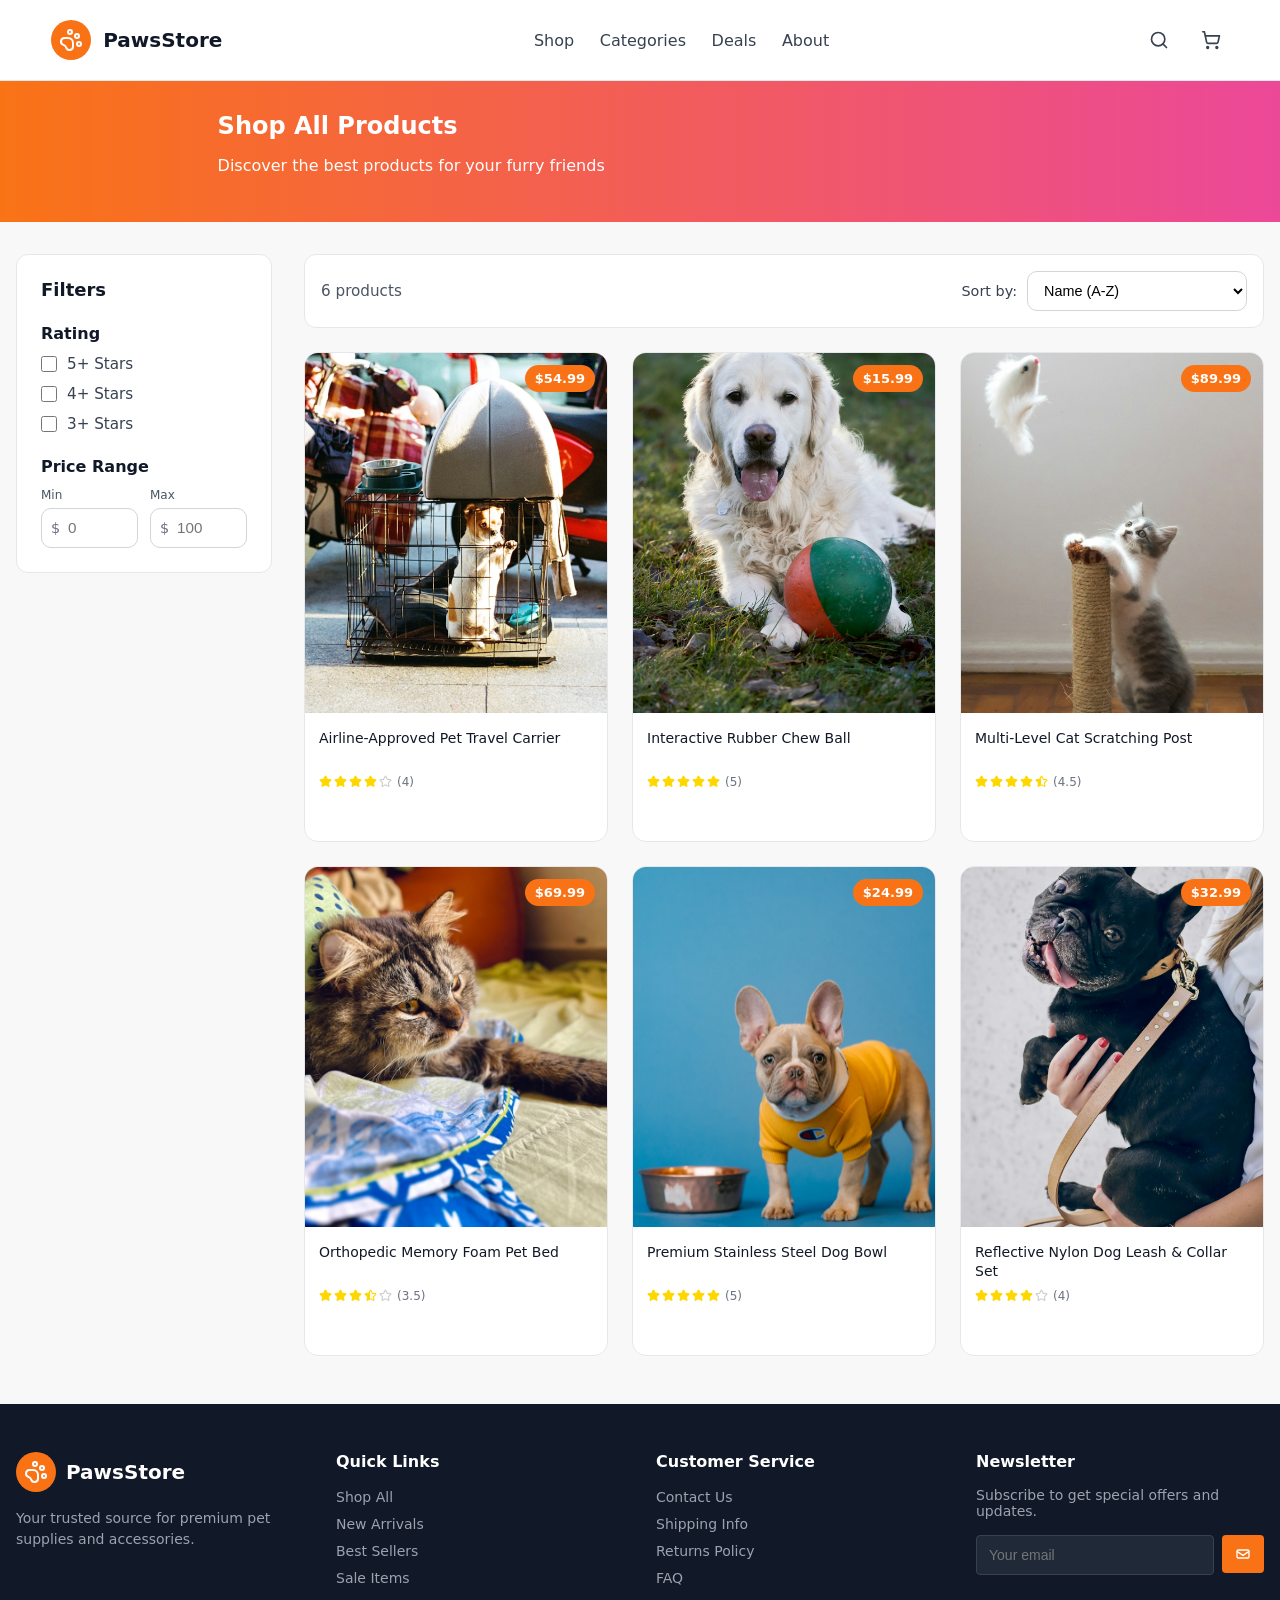
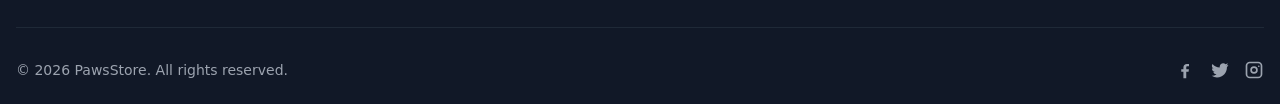
<file: frontend/index.html>
<!DOCTYPE html>
<html lang="ru">

<head>
  <meta charset="UTF-8">
  <meta name="viewport" content="width=device-width, initial-scale=1.0">
  <title>PawsStore</title>


  <link rel="stylesheet" href="./css/header.css">
  <link rel="stylesheet" href="./css/main.css">
  <link rel="stylesheet" href="./css/footer.css">
</head>

<body>

  <header class="header home-header">
    <a href="./index.html" class="logo">
      <div class="logo-icon">
        <img src="svg/paw.svg" alt="PawsStore">
      </div>
      <span class="logo-text">PawsStore</span>
    </a>

    <nav class="home-nav">
      <a href="#">Shop</a>
      <a href="#">Categories</a>
      <a href="#">Deals</a>
      <a href="#">About</a>
    </nav>

    <div class="actions">
      <button class="burger-btn" id="burger-btn" type="button" aria-label="Открыть меню" aria-expanded="false" aria-controls="mobile-menu">
        <span></span>
        <span></span>
        <span></span>
      </button>
      <button class="search-btn">
        <img src="svg/search.svg" alt="Поиск">
      </button>
      <div class="cart">
        <a href="./cart.html" class="cart__link">
          <img src="svg/cart.svg" alt="Корзина">
          <span class="cart__count">0</span>
        </a>
      </div>
    </div>
  </header>
  <div class="mobile-menu-backdrop" id="mobile-menu-backdrop" hidden></div>
  <aside class="mobile-menu" id="mobile-menu" hidden>
    <a href="#">Shop</a>
    <a href="#">Categories</a>
    <a href="#">Deals</a>
    <a href="#">About</a>
  </aside>

  <section class="hero">
    <h1>Shop All Products</h1>
    <p>Discover the best products for your furry friends</p>
  </section>

  <main>
    <div class="filters-toolbar">
      <aside class="sidebar">
        <h3>Filters</h3>

        <p>Rating</p>
        <div class="rating-variants-list">
          <label class="rating-variant-label">
            <input type="checkbox" onchange="applyRating(5, this.checked)">
            <span>5+ Stars</span>
          </label>

          <label class="rating-variant-label">
            <input type="checkbox" onchange="applyRating(4, this.checked)">
            <span>4+ Stars</span>
          </label>

          <label class="rating-variant-label">
            <input type="checkbox" onchange="applyRating(3, this.checked)">
            <span>3+ Stars</span>
          </label>
        </div>

        <p>Price Range</p>
        <div class="price-inputs">
          <div class="price-field">
            <label for="min">Min</label>
            <div class="price-input-wrap">
              <span>$</span>
              <input id="min" type="number" min="0" placeholder="0" oninput="applyPrice()">
            </div>
          </div>
          <div class="price-field">
            <label for="max">Max</label>
            <div class="price-input-wrap">
              <span>$</span>
              <input id="max" type="number" min="0" placeholder="100" oninput="applyPrice()">
            </div>
          </div>
        </div>
      </aside>
    </div>

    <div class="content">
      <aside class="sorting-count-bar">
        <span class="shown-items-count">6 products</span>
        <div class="sorting-control">
          <label for="sorting-select">Sort by:</label>
          <select id="sorting-select" class="sorting-select" onchange="sortProducts(this.value)">
            <option value="az">Name (A-Z)</option>
            <option value="za">Name (Z-A)</option>
            <option value="price-asc">Price (Low to High)</option>
            <option value="price-desc">Price (High to Low)</option>
          </select>
        </div>
      </aside>
      <div class="catalog"></div>
    </div>
  </main>

    <footer class="footer">
    <div class="footer-container">
      
      <div class="footer-grid">
        
        
        <div class="footer-brand">
          <a href="./index.html" class="brand-name">
            <span class="footer-logo-icon">
              <img src="./svg/paw.svg" alt="PawsStore">
            </span>
            <span>PawsStore</span>
          </a>
          <div class="brand-tagline">
            Your trusted source for premium pet supplies and accessories.
          </div>
        </div>

      
        <div>
          <h3 class="footer-heading">Quick Links</h3>
          <ul class="footer-links">
            <li><a href="#">Shop All</a></li>
            <li><a href="#">New Arrivals</a></li>
            <li><a href="#">Best Sellers</a></li>
            <li><a href="#">Sale Items</a></li>
          </ul>
        </div>

        
        <div>
          <h3 class="footer-heading">Customer Service</h3>
          <ul class="footer-links">
            <li><a href="#">Contact Us</a></li>
            <li><a href="#">Shipping Info</a></li>
            <li><a href="#">Returns Policy</a></li>
            <li><a href="#">FAQ</a></li>
          </ul>
        </div>

        
        <div>
          <h3 class="footer-heading">Newsletter</h3>
          <p class="newsletter-text">Subscribe to get special offers and updates.</p>
          <div class="newsletter-form">
            <input type="email" placeholder="Your email" aria-label="Email for newsletter">
            <button class="send-btn" id="newsletterSendBtn" aria-label="Send newsletter">
              <svg viewBox="0 0 24 24" aria-hidden="true">
                <rect x="3" y="6" width="18" height="12" rx="2"></rect>
                <path d="m3 8 9 6 9-6"></path>
              </svg>
            </button>
          </div>
        </div>
      </div>

      
      <div class="footer-bottom">
        <div class="copyright">
          <span>© 2026 PawsStore. All rights reserved.</span>
        </div>
        <div class="footer-social">
          <a href="#" aria-label="Facebook">
            <svg viewBox="0 0 24 24" aria-hidden="true">
              <path d="M13.5 22v-8h2.8l.4-3h-3.2V9.1c0-.9.3-1.5 1.6-1.5h1.7V4.8a22 22 0 0 0-2.5-.1c-2.5 0-4.2 1.5-4.2 4.3V11H7.5v3h2.6v8z"></path>
            </svg>
          </a>
          <a href="#" aria-label="Twitter">
            <svg viewBox="0 0 24 24" aria-hidden="true">
              <path d="M22 5.9a8.6 8.6 0 0 1-2.4.7A4.2 4.2 0 0 0 21.4 4a8.3 8.3 0 0 1-2.7 1A4.2 4.2 0 0 0 11.6 8v.9A11.9 11.9 0 0 1 3 4.7a4.2 4.2 0 0 0 1.3 5.6A4 4 0 0 1 2.4 10v.1a4.2 4.2 0 0 0 3.4 4.1 4.1 4.1 0 0 1-1.9.1 4.2 4.2 0 0 0 3.9 2.9A8.4 8.4 0 0 1 2 19a11.8 11.8 0 0 0 6.4 1.9c7.7 0 11.9-6.4 11.9-11.9v-.5A8.3 8.3 0 0 0 22 5.9z"></path>
            </svg>
          </a>
          <a href="#" aria-label="Instagram">
            <svg viewBox="0 0 24 24" aria-hidden="true">
              <path d="M7 2h10a5 5 0 0 1 5 5v10a5 5 0 0 1-5 5H7a5 5 0 0 1-5-5V7a5 5 0 0 1 5-5zm10 2H7a3 3 0 0 0-3 3v10a3 3 0 0 0 3 3h10a3 3 0 0 0 3-3V7a3 3 0 0 0-3-3zm-5 3.5A4.5 4.5 0 1 1 7.5 12 4.5 4.5 0 0 1 12 7.5zm0 2A2.5 2.5 0 1 0 14.5 12 2.5 2.5 0 0 0 12 9.5zM17.75 6.5a1 1 0 1 1-1 1 1 1 0 0 1 1-1z"></path>
            </svg>
          </a>
        </div>
      </div>
    </div>
  </footer>
  <script type="module">
    import { initCatalog } from "./js/catalog.js";
    import { initMobileMenu } from "./js/mobile-menu.js";
    initCatalog();
    initMobileMenu();
  </script>
</body>
</html>
</file>
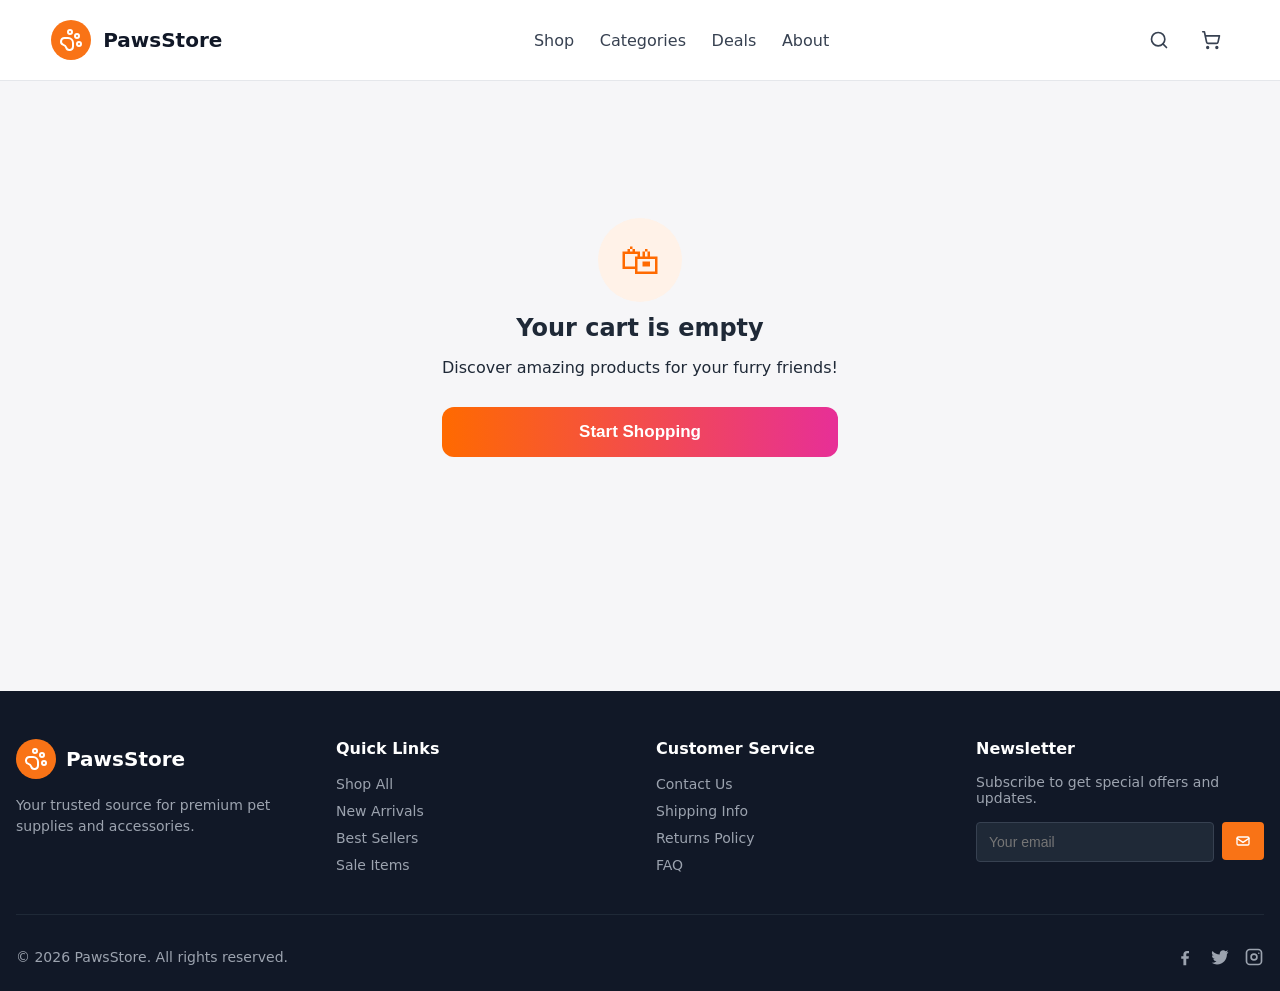
<file: frontend/cart.html>
<!DOCTYPE html>
<html lang="ru">
<head>
  <meta charset="UTF-8">
  <meta name="viewport" content="width=device-width, initial-scale=1.0">
  <title>Cart | PawsStore</title>
  <link rel="stylesheet" href="./css/header.css">
  <link rel="stylesheet" href="./css/footer.css">
  <link rel="stylesheet" href="./css/cart.css">
</head>
<body>
  <header class="header">
    <a href="./index.html" class="logo">
      <div class="logo-icon">
        <img src="svg/paw.svg" alt="PawsStore">
      </div>
      <span class="logo-text">PawsStore</span>
    </a>

    <nav>
      <a href="#">Shop</a>
      <a href="#">Categories</a>
      <a href="#">Deals</a>
      <a href="#">About</a>
    </nav>

    <div class="actions">
      <button class="burger-btn" id="burger-btn" type="button" aria-label="Открыть меню" aria-expanded="false" aria-controls="mobile-menu">
        <span></span>
        <span></span>
        <span></span>
      </button>
      <button class="search-btn">
        <img src="svg/search.svg" alt="Поиск">
      </button>
      <div class="cart">
        <a href="./cart.html" class="cart__link">
          <img src="svg/cart.svg" alt="Корзина">
          <span class="cart__count">0</span>
        </a>
      </div>
    </div>
  </header>
  <div class="mobile-menu-backdrop" id="mobile-menu-backdrop" hidden></div>
  <aside class="mobile-menu" id="mobile-menu" hidden>
    <a href="#">Shop</a>
    <a href="#">Categories</a>
    <a href="#">Deals</a>
    <a href="#">About</a>
  </aside>

  <main class="cart-page" id="cart-page"></main>

  <footer class="footer">
    <div class="footer-container">
      <div class="footer-grid">
        <div class="footer-brand">
          <a href="./index.html" class="brand-name">
            <span class="footer-logo-icon">
              <img src="./svg/paw.svg" alt="PawsStore">
            </span>
            <span>PawsStore</span>
          </a>
          <div class="brand-tagline">
            Your trusted source for premium pet supplies and accessories.
          </div>
        </div>

        <div>
          <h3 class="footer-heading">Quick Links</h3>
          <ul class="footer-links">
            <li><a href="#">Shop All</a></li>
            <li><a href="#">New Arrivals</a></li>
            <li><a href="#">Best Sellers</a></li>
            <li><a href="#">Sale Items</a></li>
          </ul>
        </div>

        <div>
          <h3 class="footer-heading">Customer Service</h3>
          <ul class="footer-links">
            <li><a href="#">Contact Us</a></li>
            <li><a href="#">Shipping Info</a></li>
            <li><a href="#">Returns Policy</a></li>
            <li><a href="#">FAQ</a></li>
          </ul>
        </div>

        <div>
          <h3 class="footer-heading">Newsletter</h3>
          <p class="newsletter-text">Subscribe to get special offers and updates.</p>
          <div class="newsletter-form">
            <input type="email" placeholder="Your email" aria-label="Email for newsletter">
            <button class="send-btn" id="newsletterSendBtn" aria-label="Send newsletter">
              <svg viewBox="0 0 24 24" aria-hidden="true">
                <rect x="3" y="6" width="18" height="12" rx="2"></rect>
                <path d="m3 8 9 6 9-6"></path>
              </svg>
            </button>
          </div>
        </div>
      </div>

      <div class="footer-bottom">
        <div class="copyright">
          <span>© 2026 PawsStore. All rights reserved.</span>
        </div>
        <div class="footer-social">
          <a href="#" aria-label="Facebook">
            <svg viewBox="0 0 24 24" aria-hidden="true">
              <path d="M13.5 22v-8h2.8l.4-3h-3.2V9.1c0-.9.3-1.5 1.6-1.5h1.7V4.8a22 22 0 0 0-2.5-.1c-2.5 0-4.2 1.5-4.2 4.3V11H7.5v3h2.6v8z"></path>
            </svg>
          </a>
          <a href="#" aria-label="Twitter">
            <svg viewBox="0 0 24 24" aria-hidden="true">
              <path d="M22 5.9a8.6 8.6 0 0 1-2.4.7A4.2 4.2 0 0 0 21.4 4a8.3 8.3 0 0 1-2.7 1A4.2 4.2 0 0 0 11.6 8v.9A11.9 11.9 0 0 1 3 4.7a4.2 4.2 0 0 0 1.3 5.6A4 4 0 0 1 2.4 10v.1a4.2 4.2 0 0 0 3.4 4.1 4.1 4.1 0 0 1-1.9.1 4.2 4.2 0 0 0 3.9 2.9A8.4 8.4 0 0 1 2 19a11.8 11.8 0 0 0 6.4 1.9c7.7 0 11.9-6.4 11.9-11.9v-.5A8.3 8.3 0 0 0 22 5.9z"></path>
            </svg>
          </a>
          <a href="#" aria-label="Instagram">
            <svg viewBox="0 0 24 24" aria-hidden="true">
              <path d="M7 2h10a5 5 0 0 1 5 5v10a5 5 0 0 1-5 5H7a5 5 0 0 1-5-5V7a5 5 0 0 1 5-5zm10 2H7a3 3 0 0 0-3 3v10a3 3 0 0 0 3 3h10a3 3 0 0 0 3-3V7a3 3 0 0 0-3-3zm-5 3.5A4.5 4.5 0 1 1 7.5 12 4.5 4.5 0 0 1 12 7.5zm0 2A2.5 2.5 0 1 0 14.5 12 2.5 2.5 0 0 0 12 9.5zM17.75 6.5a1 1 0 1 1-1 1 1 1 0 0 1 1-1z"></path>
            </svg>
          </a>
        </div>
      </div>
    </div>
  </footer>

  <script type="module" src="./js/cart.js"></script>
</body>
</html>
</file>
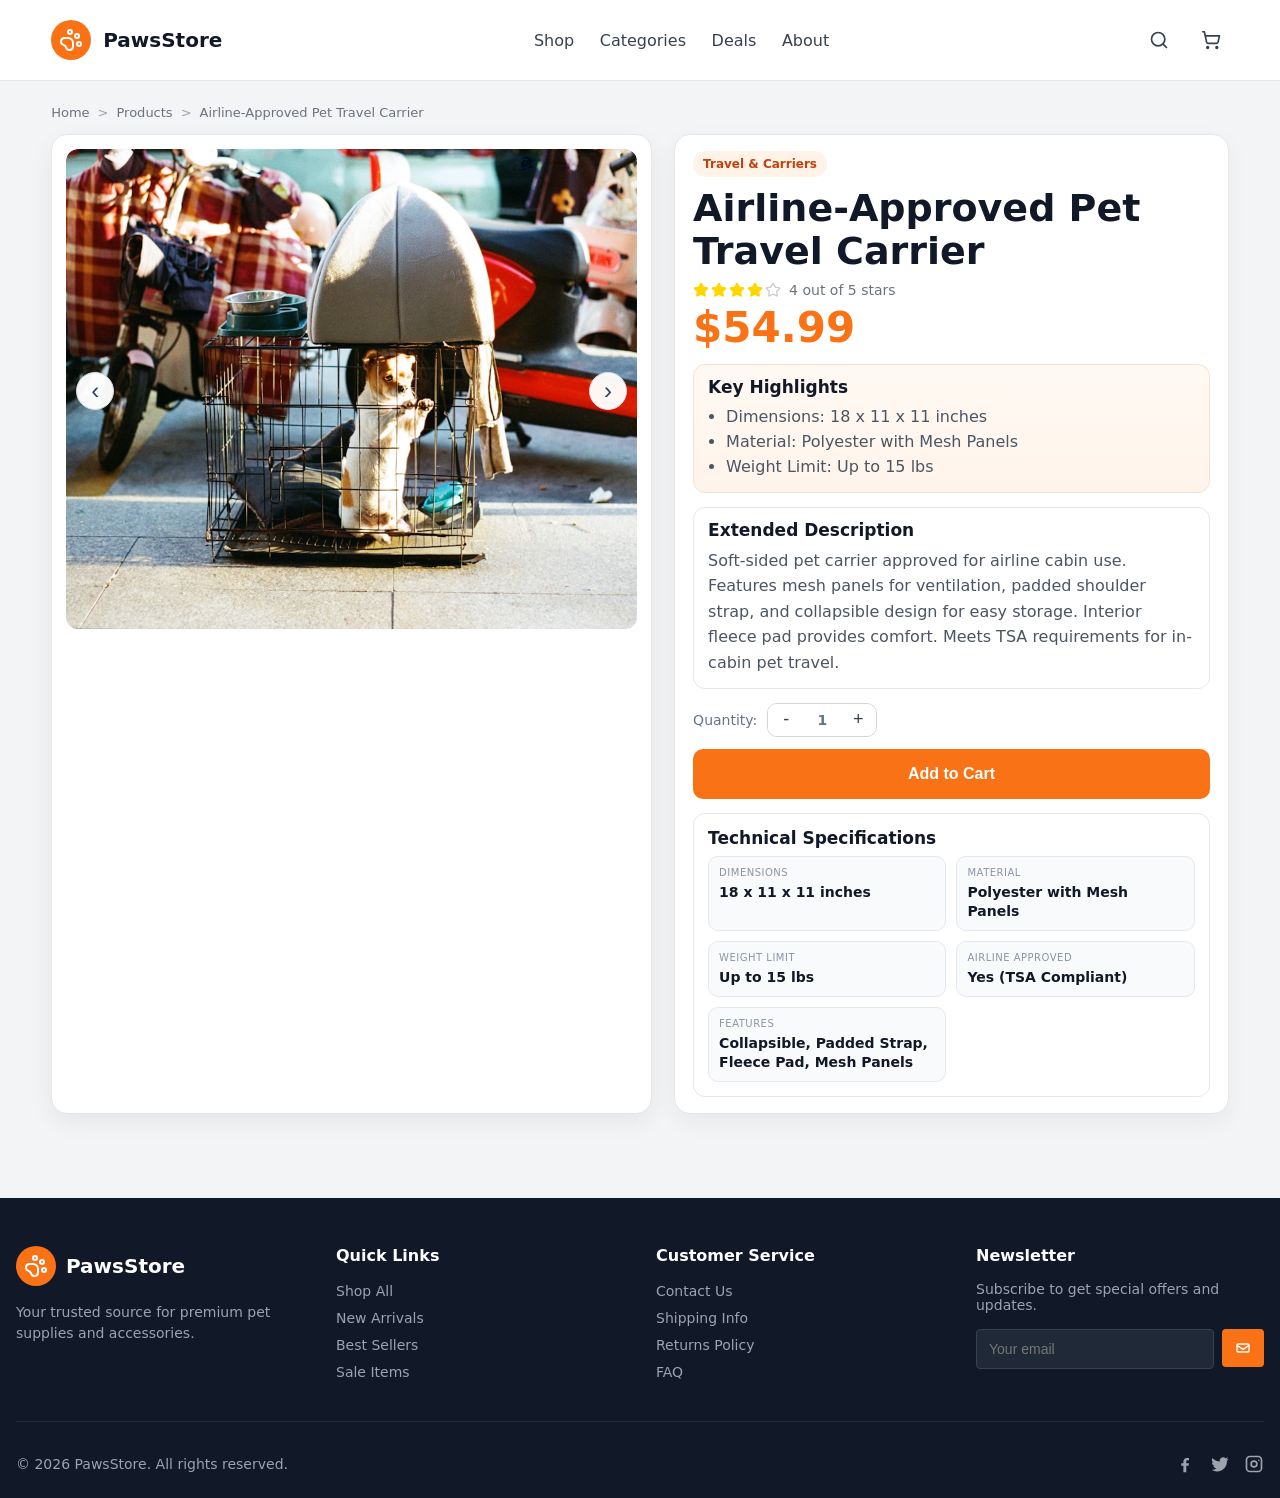
<file: frontend/product.html>
<!DOCTYPE html>
<html lang="ru">
<head>
  <meta charset="UTF-8">
  <meta name="viewport" content="width=device-width, initial-scale=1.0">
  <title>Product | PawsStore</title>
  <link rel="stylesheet" href="./css/header.css">
  <link rel="stylesheet" href="./css/footer.css">
  <link rel="stylesheet" href="./css/product.css">
</head>
<body>
  <header class="header">
    <a href="./index.html" class="logo">
      <div class="logo-icon">
        <img src="svg/paw.svg" alt="PawsStore">
      </div>
      <span class="logo-text">PawsStore</span>
    </a>

    <nav>
      <a href="#">Shop</a>
      <a href="#">Categories</a>
      <a href="#">Deals</a>
      <a href="#">About</a>
    </nav>

    <div class="actions">
      <button class="burger-btn" id="burger-btn" type="button" aria-label="Открыть меню" aria-expanded="false" aria-controls="mobile-menu">
        <span></span>
        <span></span>
        <span></span>
      </button>
      <button class="search-btn" type="button">
        <img src="svg/search.svg" alt="Поиск">
      </button>
      <div class="cart">
        <a href="./cart.html" class="cart__link">
          <img src="svg/cart.svg" alt="Корзина">
          <span class="cart__count">0</span>
        </a>
      </div>
    </div>
  </header>
  <div class="mobile-menu-backdrop" id="mobile-menu-backdrop" hidden></div>
  <aside class="mobile-menu" id="mobile-menu" hidden>
    <a href="#">Shop</a>
    <a href="#">Categories</a>
    <a href="#">Deals</a>
    <a href="#">About</a>
  </aside>

  <main class="product-page">
    <div class="breadcrumbs" id="breadcrumbs"></div>
    <section class="product-shell" id="product-shell"></section>
  </main>

  <footer class="footer">
    <div class="footer-container">
      <div class="footer-grid">
        <div class="footer-brand">
          <a href="./index.html" class="brand-name">
            <span class="footer-logo-icon">
              <img src="./svg/paw.svg" alt="PawsStore">
            </span>
            <span>PawsStore</span>
          </a>
          <div class="brand-tagline">
            Your trusted source for premium pet supplies and accessories.
          </div>
        </div>

        <div>
          <h3 class="footer-heading">Quick Links</h3>
          <ul class="footer-links">
            <li><a href="#">Shop All</a></li>
            <li><a href="#">New Arrivals</a></li>
            <li><a href="#">Best Sellers</a></li>
            <li><a href="#">Sale Items</a></li>
          </ul>
        </div>

        <div>
          <h3 class="footer-heading">Customer Service</h3>
          <ul class="footer-links">
            <li><a href="#">Contact Us</a></li>
            <li><a href="#">Shipping Info</a></li>
            <li><a href="#">Returns Policy</a></li>
            <li><a href="#">FAQ</a></li>
          </ul>
        </div>

        <div>
          <h3 class="footer-heading">Newsletter</h3>
          <p class="newsletter-text">Subscribe to get special offers and updates.</p>
          <div class="newsletter-form">
            <input type="email" placeholder="Your email" aria-label="Email for newsletter">
            <button class="send-btn" id="newsletterSendBtn" aria-label="Send newsletter">
              <svg viewBox="0 0 24 24" aria-hidden="true">
                <rect x="3" y="6" width="18" height="12" rx="2"></rect>
                <path d="m3 8 9 6 9-6"></path>
              </svg>
            </button>
          </div>
        </div>
      </div>

      <div class="footer-bottom">
        <div class="copyright">
          <span>© 2026 PawsStore. All rights reserved.</span>
        </div>
        <div class="footer-social">
          <a href="#" aria-label="Facebook">
            <svg viewBox="0 0 24 24" aria-hidden="true">
              <path d="M13.5 22v-8h2.8l.4-3h-3.2V9.1c0-.9.3-1.5 1.6-1.5h1.7V4.8a22 22 0 0 0-2.5-.1c-2.5 0-4.2 1.5-4.2 4.3V11H7.5v3h2.6v8z"></path>
            </svg>
          </a>
          <a href="#" aria-label="Twitter">
            <svg viewBox="0 0 24 24" aria-hidden="true">
              <path d="M22 5.9a8.6 8.6 0 0 1-2.4.7A4.2 4.2 0 0 0 21.4 4a8.3 8.3 0 0 1-2.7 1A4.2 4.2 0 0 0 11.6 8v.9A11.9 11.9 0 0 1 3 4.7a4.2 4.2 0 0 0 1.3 5.6A4 4 0 0 1 2.4 10v.1a4.2 4.2 0 0 0 3.4 4.1 4.1 4.1 0 0 1-1.9.1 4.2 4.2 0 0 0 3.9 2.9A8.4 8.4 0 0 1 2 19a11.8 11.8 0 0 0 6.4 1.9c7.7 0 11.9-6.4 11.9-11.9v-.5A8.3 8.3 0 0 0 22 5.9z"></path>
            </svg>
          </a>
          <a href="#" aria-label="Instagram">
            <svg viewBox="0 0 24 24" aria-hidden="true">
              <path d="M7 2h10a5 5 0 0 1 5 5v10a5 5 0 0 1-5 5H7a5 5 0 0 1-5-5V7a5 5 0 0 1 5-5zm10 2H7a3 3 0 0 0-3 3v10a3 3 0 0 0 3 3h10a3 3 0 0 0 3-3V7a3 3 0 0 0-3-3zm-5 3.5A4.5 4.5 0 1 1 7.5 12 4.5 4.5 0 0 1 12 7.5zm0 2A2.5 2.5 0 1 0 14.5 12 2.5 2.5 0 0 0 12 9.5zM17.75 6.5a1 1 0 1 1-1 1 1 1 0 0 1 1-1z"></path>
            </svg>
          </a>
        </div>
      </div>
    </div>
  </footer>

  <script type="module" src="./js/product.js"></script>
</body>
</html>
</file>
<file: frontend/css/header.css>
.header {
  display: flex;
  align-items: center;
  justify-content: space-between;
  padding: 0 clamp(16px, 4vw, 17vw);
  background: #fff;
  border-bottom: 1px solid #e5e7eb;
  position: sticky;
  top: 0;
  z-index: 80;
  height: 80px;
  font-family: system-ui, -apple-system, "Segoe UI", Roboto, sans-serif;
}

.logo {
  display: flex;
  align-items: center;
  gap: 12px;
  text-decoration: none;
}

.logo-icon {
  width: 40px;
  height: 40px;
  background-color: #f97316;
  border-radius: 50%;
  display: flex;
  align-items: center;
  justify-content: center;
}

.logo-icon img {
  width: 24px;
  height: 24px;
  filter: brightness(0) invert(1);
}

.logo-text {
  font-size: 1.25rem;
  font-weight: 600;
  color: #111827;
}

nav {
  display: flex;
  gap: clamp(1rem, 2vw, 2rem);
}

nav a {
  text-decoration: none;
  color: #374151;
  font-size: 1rem;
  font-weight: 500;
}

nav a:hover {
  color: #f97316;
}

.actions {
  display: flex;
  align-items: center;
  gap: 1rem;
}

.search-btn,
.cart__link,
.burger-btn {
  background: transparent;
  border: none;
  cursor: pointer;
  padding: 8px;
  border-radius: 999px;
  display: flex;
  align-items: center;
  justify-content: center;
}

.search-btn img,
.cart__link img {
  width: 20px;
  height: 20px;
}

.search-btn:hover,
.cart__link:hover,
.burger-btn:hover {
  background-color: #f3f4f6;
}

.cart {
  position: relative;
}

.cart__link {
  text-decoration: none;
}

.cart__count {
  position: absolute;
  top: -4px;
  right: -4px;
  background-color: #f97316;
  color: #fff;
  font-size: 0.7rem;
  font-weight: 700;
  border-radius: 9999px;
  min-width: 20px;
  height: 20px;
  display: flex;
  align-items: center;
  justify-content: center;
}

body.menu-open {
  overflow: hidden;
}

.burger-btn {
  display: none;
  width: 38px;
  height: 38px;
  gap: 4px;
  flex-direction: column;
  padding: 0;
  flex-shrink: 0;
}

.burger-btn span {
  width: 18px;
  height: 2px;
  border-radius: 999px;
  background: #374151;
  transition: transform 0.22s ease, opacity 0.22s ease;
}

.burger-btn[aria-expanded="true"] span:nth-child(1) {
  transform: translateY(6px) rotate(45deg);
}

.burger-btn[aria-expanded="true"] span:nth-child(2) {
  opacity: 0;
}

.burger-btn[aria-expanded="true"] span:nth-child(3) {
  transform: translateY(-6px) rotate(-45deg);
}

.mobile-menu-backdrop {
  position: fixed;
  inset: 0;
  background: rgba(17, 24, 39, 0.45);
  z-index: 75;
  opacity: 0;
  visibility: hidden;
  transition: opacity 0.22s ease, visibility 0.22s ease;
}

.mobile-menu {
  position: fixed;
  top: 72px;
  left: 12px;
  right: 12px;
  z-index: 76;
  background: #fff;
  border: 1px solid #e5e7eb;
  border-radius: 12px;
  box-shadow: 0 14px 30px rgba(0, 0, 0, 0.14);
  padding: 10px;
  display: grid;
  gap: 6px;
  opacity: 0;
  visibility: hidden;
  transform: translateY(-8px);
  transition: opacity 0.22s ease, transform 0.22s ease, visibility 0.22s ease;
}

.mobile-menu a {
  display: block;
  text-decoration: none;
  color: #374151;
  font-weight: 600;
  padding: 12px 10px;
  border-radius: 8px;
}

.mobile-menu a:hover {
  background: #f9fafb;
  color: #f97316;
}

.mobile-menu-backdrop[hidden],
.mobile-menu[hidden] {
  display: none !important;
}

.mobile-menu-backdrop.is-open,
.mobile-menu.is-open {
  visibility: visible;
}

.mobile-menu-backdrop.is-open {
  opacity: 1;
}

.mobile-menu.is-open {
  opacity: 1;
  transform: translateY(0);
}

@media (max-width: 1100px) {
  .header {
    height: 72px;
  }
}

@media (max-width: 1024px) {
  nav {
    display: none;
  }

  .burger-btn {
    display: inline-flex;
  }
}

@media (max-width: 768px) {
  .logo-text {
    display: none;
  }
}

@media (max-width: 520px) {
  .logo {
    gap: 8px;
  }

  .logo-icon {
    width: 34px;
    height: 34px;
  }

  .logo-icon img {
    width: 20px;
    height: 20px;
  }

  .search-btn,
  .cart__link {
    padding: 6px;
  }

  .burger-btn {
    width: 34px;
    height: 34px;
  }

  .mobile-menu {
    top: 66px;
    left: 8px;
    right: 8px;
    padding: 8px;
  }
}
</file>
<file: frontend/css/main.css>
body {
  margin: 0;
  padding: 0;
  min-height: 100vh;
  display: flex;
  flex-direction: column;
  background-color: rgba(192, 192, 192, 0.1);
  overflow-x: hidden;
  font-family: 'Inter', system-ui, -apple-system, 'Segoe UI', Roboto, Helvetica, Arial, sans-serif;
}

.hero {
  display: flex;
  padding-left: 17vw;
  height: 11vw;
  justify-content: center;
  flex-direction: column;
  background-image: linear-gradient(to right, #f97316, #ec4899);
  color: white;
}

.hero h1 {
  margin: 0;
  font-weight: 700;
}

main {
  display: flex;
  width: min(1280px, calc(100% - 32px));
  margin: 0 auto;
  gap: 32px;
  padding-top: 32px;
  flex: 1;
}

.filters-toolbar {
  width: 256px;
  flex-shrink: 0;
  position: sticky;
  top: 96px;
  align-self: flex-start;
  height: max-content;
}

.sidebar {
  background-color: white;
  border: 1px solid #e5e7eb;
  padding: 24px;
  border-radius: 12px;
}

.sidebar h3 {
  margin: 0;
  font-weight: 600;
  font-size: 1.125rem;
  color: #111827;
}

.sidebar p {
  margin: 24px 0 12px;
  font-weight: 600;
  color: #111827;
}

.rating-variants-list {
  display: flex;
  flex-direction: column;
  gap: 12px;
}

.rating-variant-label {
  display: flex;
  align-items: center;
  gap: 10px;
  font-size: 0.95rem;
  color: #374151;
  cursor: pointer;
}

.rating-variant-label input {
  margin: 0;
  width: 16px;
  height: 16px;
  accent-color: #f97316;
}

.price-inputs {
  display: grid;
  grid-template-columns: 1fr 1fr;
  gap: 12px;
}

.price-field label {
  display: block;
  margin-bottom: 6px;
  font-size: 0.75rem;
  color: #4b5563;
}

.price-input-wrap {
  position: relative;
}

.price-input-wrap span {
  position: absolute;
  left: 10px;
  top: 50%;
  transform: translateY(-50%);
  color: #6b7280;
  font-size: 0.9rem;
}

.price-input-wrap input {
  width: 100%;
  box-sizing: border-box;
  border: 1px solid #d1d5db;
  border-radius: 10px;
  height: 40px;
  padding: 0 10px 0 26px;
  font-size: 0.95rem;
}

.price-input-wrap input:focus {
  outline: none;
  border-color: #f97316;
  box-shadow: 0 0 0 2px rgba(249, 115, 22, 0.2);
}

.price-apply-btn {
  margin-top: 16px;
  width: 100%;
  height: 40px;
  border: none;
  border-radius: 10px;
  background: #f97316;
  color: #fff;
  font-weight: 600;
  cursor: pointer;
}

.price-apply-btn:hover {
  background: #ea580c;
}

.content {
  display: flex;
  flex-direction: column;
  flex: 1;
}

.sorting-count-bar {
  background-color: white;
  border: 1px solid #e5e7eb;
  padding: 16px;
  display: flex;
  justify-content: space-between;
  align-items: center;
  gap: 16px;
  border-radius: 12px;
  flex-wrap: wrap;
}

.shown-items-count {
  font-size: 0.95rem;
  color: #4b5563;
}

.sorting-control {
  display: flex;
  align-items: center;
  gap: 10px;
}

.sorting-control label {
  font-size: 0.9rem;
  color: #374151;
}

.sorting-select {
  min-width: 220px;
  height: 40px;
  border: 1px solid #d1d5db;
  border-radius: 10px;
  padding: 0 12px;
  background: #fff;
  font-size: 0.9rem;
}

.sorting-select:focus {
  outline: none;
  border-color: #f97316;
  box-shadow: 0 0 0 2px rgba(249, 115, 22, 0.2);
}

.catalog {
  display: grid;
  grid-template-columns: repeat(3, 1fr);
  gap: 24px;
  margin-top: 24px;
}

@media (max-width: 1024px) {
  main {
    flex-direction: column;
    gap: 20px;
    padding-top: 24px;
  }

  .filters-toolbar {
    width: 100%;
    position: static;
  }

  .catalog {
    grid-template-columns: repeat(2, 1fr);
  }

  .product_item_image_container {
    height: 300px;
  }
}

@media (max-width: 768px) {
  .price-inputs {
    grid-template-columns: 1fr;
  }

  .sorting-control {
    width: 100%;
  }

  .sorting-select {
    min-width: 0;
    width: 100%;
  }

  .catalog {
    grid-template-columns: 1fr;
    gap: 18px;
  }

  .hero {
    min-height: 150px;
    padding: 20px 16px;
  }

  main {
    width: calc(100% - 24px);
    padding-top: 20px;
    gap: 16px;
  }

  .sidebar {
    padding: 14px;
  }

  .sorting-count-bar {
    padding: 12px;
  }

  .shown-items-count {
    width: 100%;
  }

  .product_item_image_container {
    height: auto;
    aspect-ratio: 4 / 5;
  }
}

.product_item {
  border-radius: 14px;
  overflow: hidden;
  position: relative;
  cursor: pointer;
  transition: box-shadow 0.3s ease, border-color 0.3s ease;
  border: 1px solid #e5e7eb;
  background: #fff;
}

.product_item_image_container {
  position: relative;
  height: 360px;
  overflow: hidden;
  z-index: 1;
  background: #f3f4f6;
}

.product_item_image_container img {
  width: 100%;
  height: 100%;
  object-fit: cover;
  transition: transform 0.5s ease;
  cursor: pointer;
}

.product_item:hover {
  border-color: #fdba74;
  box-shadow: 0 16px 36px rgba(17, 24, 39, 0.12);
}

.product_item:hover .product_item_image_container img {
  transform: scale(1.1);
}

.product_item_image_container::after {
  content: "";
  position: absolute;
  inset: 0;
  background: linear-gradient(to top, rgba(0, 0, 0, 0.65), rgba(0, 0, 0, 0.12), rgba(0, 0, 0, 0));
  opacity: 0;
  transition: opacity 0.3s ease;
}

.product_item:hover .product_item_image_container::after {
  opacity: 1;
}

.product_price_badge {
  position: absolute;
  top: 12px;
  right: 12px;
  background: #f97316;
  color: white;
  font-weight: 700;
  padding: 6px 10px;
  border-radius: 20px;
  font-size: 13px;
  transition: 0.3s ease;
  z-index: 3;
}

.product_item:hover .product_price_badge {
  opacity: 0;
  transform: translateY(-10px);
}

.product_info {
  padding: 16px 14px 20px;
  transition: opacity 0.3s ease;
  position: relative;
  z-index: 4;
  min-height: 92px;
}

.product_name {
  font-size: 14px;
  font-weight: 500;
  color: #111827;
  transition: 0.3s;
  cursor: pointer;
  line-height: 1.35;
  min-height: 38px;
  margin: 0 0 8px;
}

.product_item:hover .product_info {
  opacity: 0.55;
}

.product_hover {
  position: absolute;
  left: 12px;
  right: 12px;
  bottom: 12px;
  transform: translateY(120%);
  opacity: 0;
  background: rgba(255, 255, 255, 0.95);
  border-radius: 12px;
  padding: 14px;
  box-shadow: 0 10px 28px rgba(0, 0, 0, 0.22);
  transition: transform 0.3s ease, opacity 0.3s ease;
  z-index: 2;
  will-change: transform, opacity;
}

.product_item:hover .product_hover {
  transform: translateY(0);
  opacity: 1;
}

.product_title {
  font-weight: 600;
  margin: 0 0 8px;
  color: #111827;
  transition: 0.3s;
  cursor: pointer;
  font-size: 15px;
  line-height: 1.35;
}

.product_item:hover .product_title {
  color: #374151;
}

.product_rating_tab {
  display: flex;
  align-items: center;
  gap: 5px;
}

.product_rating_stars {
  color: gold;
}

.product_rating_number {
  color: #6b7280;
  font-size: 12px;
}

.product_bottom {
  display: flex;
  justify-content: space-between;
  align-items: center;
  margin-top: 12px;
}

.product_price_big {
  font-size: 30px;
  font-weight: 700;
  color: #f97316;
  line-height: 1;
}

.cart_btn {
  width: 42px;
  height: 42px;
  border-radius: 999px;
  border: none;
  background: #f97316;
  color: white;
  cursor: pointer;
  display: flex;
  align-items: center;
  justify-content: center;
  transition: transform 0.2s ease, background-color 0.2s ease;
  padding: 0;
  flex-shrink: 0;
}

.cart_btn img {
  width: 18px;
  height: 18px;
  filter: brightness(0) invert(1);
}

.cart_btn:hover {
  transform: scale(1.08);
  background: #ea580c;
}

.product_hover .product_rating_stars img {
  width: 14px;
  height: 14px;
  display: block;
}

.product_hover .product_rating_stars {
  display: flex;
  align-items: center;
  gap: 2px;
  line-height: 0;
}

.product_info .product_rating_stars img {
  width: 13px;
  height: 13px;
  display: block;
}

.product_info .product_rating_stars {
  display: flex;
  align-items: center;
  gap: 2px;
  line-height: 0;
}

.cart-toast-container {
  position: fixed;
  right: 16px;
  bottom: 16px;
  z-index: 999;
  display: flex;
  flex-direction: column;
  gap: 8px;
  pointer-events: none;
}

.cart-toast {
  background: rgba(17, 24, 39, 0.95);
  color: #fff;
  font-size: 13px;
  padding: 10px 12px;
  border-radius: 10px;
  box-shadow: 0 10px 24px rgba(0, 0, 0, 0.25);
  transform: translateY(8px);
  opacity: 0;
  transition: transform 0.22s ease, opacity 0.22s ease;
  max-width: 260px;
}

.cart-toast.show {
  transform: translateY(0);
  opacity: 1;
}

@media (hover: none), (max-width: 768px) {
  .product_item:hover {
    border-color: #e5e7eb;
    box-shadow: none;
  }

  .product_item:hover .product_item_image_container img {
    transform: none;
  }

  .product_item_image_container::after {
    display: none;
  }

  .product_item:hover .product_price_badge {
    opacity: 1;
    transform: none;
  }

  .product_info,
  .product_item:hover .product_info {
    opacity: 1;
  }

  .product_hover {
    position: static;
    transform: none;
    opacity: 1;
    left: auto;
    right: auto;
    bottom: auto;
    background: #fff;
    border-radius: 0;
    box-shadow: none;
    padding: 0 14px 14px;
    border-top: 1px solid #f3f4f6;
  }

  .product_item:hover .product_hover {
    transform: none;
    opacity: 1;
  }

  .product_price_big {
    font-size: 24px;
  }
}

@media (max-width: 1024px) {
  .catalog {
    grid-template-columns: repeat(2, minmax(0, 1fr));
    gap: 18px;
  }

  .product_item {
    display: flex;
    flex-direction: column;
  }

  .product_item_image_container {
    height: auto !important;
    aspect-ratio: 4 / 5;
  }
}

@media (max-width: 768px) {
  .catalog {
    grid-template-columns: 1fr;
  }

  .product_item_image_container {
    aspect-ratio: 3 / 4;
  }

  .product_info {
    min-height: 0;
    padding: 14px 12px 12px;
  }

  .product_name {
    min-height: 0;
    margin-bottom: 6px;
  }
}
</file>
<file: frontend/css/footer.css>
.footer {
  background: #111827;
  font-family: system-ui, -apple-system, 'Segoe UI', sans-serif;
  margin-top: 3rem;
}

.footer-container {
  max-width: 1280px;
  margin: 0 auto;
  padding: 3rem 1rem 1.5rem;
}

.footer-grid {
  display: grid;
  grid-template-columns: repeat(1, minmax(0, 1fr));
  gap: 2rem;
  margin-bottom: 2rem;
}

@media (min-width: 640px) {
  .footer-grid {
    grid-template-columns: repeat(2, minmax(0, 1fr));
  }
}

@media (min-width: 1024px) {
  .footer-grid {
    grid-template-columns: repeat(4, minmax(0, 1fr));
  }
}

.footer-brand .brand-name {
  display: inline-flex;
  align-items: center;
  gap: 10px;
  margin-bottom: 1rem;
  text-decoration: none;
  font-size: 1.25rem;
  font-weight: 600;
  color: #ffffff;
}

.footer-logo-icon {
  width: 40px;
  height: 40px;
  border-radius: 999px;
  background: #f97316;
  display: inline-flex;
  align-items: center;
  justify-content: center;
}

.footer-logo-icon img {
  width: 24px;
  height: 24px;
  filter: brightness(0) invert(1);
}

.brand-tagline {
  color: #9ca3af;
  font-size: 0.875rem;
  line-height: 1.5;
}

.footer-heading {
  font-size: 1rem;
  font-weight: 600;
  color: #ffffff;
  margin: 0 0 1rem;
}

.footer-links {
  list-style: none;
  padding: 0;
  margin: 0;
}

.footer-links li {
  margin-bottom: 0.5rem;
}

.footer-links a {
  text-decoration: none;
  color: #9ca3af;
  font-size: 0.875rem;
  transition: color 0.2s ease;
}

.footer-links a:hover {
  color: #f97316;
}

.newsletter-text {
  margin: 0 0 1rem;
  color: #9ca3af;
  font-size: 0.875rem;
}

.newsletter-form {
  display: flex;
  gap: 0.5rem;
}

.newsletter-form input {
  flex: 1;
  height: 38px;
  border: 1px solid #374151;
  border-radius: 4px;
  background: #1f2937;
  color: #ffffff;
  padding: 0 12px;
  font-size: 0.875rem;
}

.newsletter-form input:focus {
  outline: none;
  border-color: #f97316;
}

.send-btn {
  height: 38px;
  min-width: 42px;
  border: none;
  border-radius: 4px;
  padding: 0;
  background: #f97316;
  color: #fff;
  cursor: pointer;
  display: inline-flex;
  align-items: center;
  justify-content: center;
  transition: background-color 0.2s ease;
}

.send-btn:hover {
  background: #ea580c;
}

.send-btn svg {
  width: 16px;
  height: 16px;
  fill: none;
  stroke: currentColor;
  stroke-width: 2;
  stroke-linecap: round;
  stroke-linejoin: round;
}

.footer-bottom {
  border-top: 1px solid #1f2937;
  padding-top: 2rem;
  display: flex;
  flex-direction: column;
  justify-content: space-between;
  align-items: center;
  gap: 1rem;
  font-size: 0.875rem;
  color: #9ca3af;
}

.footer-social {
  display: flex;
  align-items: center;
  gap: 0.9rem;
}

.footer-social a {
  color: #9ca3af;
  transition: color 0.2s ease;
  display: inline-flex;
  align-items: center;
  justify-content: center;
}

.footer-social a:hover {
  color: #f97316;
}

.footer-social svg {
  width: 20px;
  height: 20px;
  fill: currentColor;
}

@media (min-width: 640px) {
  .footer-bottom {
    flex-direction: row;
  }
}
</file>
<file: frontend/css/cart.css>
.cart-page,
.cart-page * {
  box-sizing: border-box;
}

body {
  margin: 0;
  background: #f6f6f8;
  color: #1f2937;
  font-family: Inter, system-ui, -apple-system, "Segoe UI", Roboto, Helvetica, Arial, sans-serif;
}

.cart-page {
  width: min(1240px, 92vw);
  margin: 22px auto 44px;
  min-height: 60vh;
}

.cart-top {
  background: #fff;
  border: 1px solid #e2e6ed;
  border-radius: 18px;
  box-shadow: 0 8px 20px rgba(15, 23, 42, 0.06);
}

.cart-top-inner {
  padding: 20px 24px 18px;
}

.cart-header-row {
  display: flex;
  justify-content: space-between;
  align-items: flex-start;
  gap: 20px;
  margin-bottom: 16px;
}

.cart-title {
  margin: 0;
  font-size: clamp(34px, 4vw, 44px);
  line-height: 1.08;
  font-weight: 800;
  letter-spacing: -0.02em;
  background: linear-gradient(90deg, #ff6a00 0%, #e62f98 85%);
  -webkit-background-clip: text;
  background-clip: text;
  color: transparent;
}

.cart-subtitle {
  margin: 8px 0 0;
  color: #4b5563;
  font-size: 18px;
}

.checkout-steps {
  list-style: none;
  margin: 12px 0 0;
  padding: 0;
  display: flex;
  align-items: center;
  gap: 8px;
}

.step {
  display: inline-flex;
  align-items: center;
  gap: 8px;
  color: #a0a7b7;
  font-size: 15px;
  font-weight: 600;
}

.step-dot {
  width: 30px;
  height: 30px;
  border-radius: 999px;
  display: inline-flex;
  align-items: center;
  justify-content: center;
  font-weight: 700;
  font-size: 14px;
  background: #e5e7eb;
  color: #9ca3af;
}

.step.is-active {
  color: #111827;
}

.step.is-active .step-dot {
  background: #ff6a00;
  color: #fff;
}

.step-divider {
  color: #9ca3af;
  font-size: 18px;
  line-height: 1;
}

.cart-alert {
  margin: 0;
  border: 1px solid #f2dec8;
  background: linear-gradient(90deg, #fff5ea 0%, #ffeff6 100%);
  border-radius: 14px;
  min-height: 50px;
  padding: 8px 14px;
  display: flex;
  justify-content: space-between;
  align-items: center;
  gap: 12px;
}

.cart-alert-left {
  display: flex;
  align-items: center;
  gap: 8px;
  color: #4b5563;
  font-size: 16px;
}

.cart-alert-left strong {
  color: #ff6a00;
}

.alert-icon {
  width: 18px;
  height: 18px;
  color: #ff6a00;
  fill: none;
  stroke: currentColor;
  stroke-width: 2;
}

.cart-alert-status {
  font-size: 16px;
  font-weight: 700;
}

.cart-alert-status--ok {
  color: #16a34a;
}

.cart-alert-status--pending {
  color: #f97316;
}

.cart-content {
  margin-top: 18px;
}

.cart-content-inner {
  width: 100%;
}

.cart-grid {
  display: grid;
  grid-template-columns: minmax(0, 1fr) 360px;
  gap: 22px;
  align-items: start;
}

.cart-list {
  display: flex;
  flex-direction: column;
  gap: 14px;
}

.cart-item {
  display: grid;
  grid-template-columns: 88px minmax(200px, 1fr) 116px auto 24px;
  align-items: center;
  gap: 14px;
  border: 1px solid #dfe3eb;
  border-radius: 14px;
  background: #fff;
  padding: 12px 14px;
  box-shadow: 0 2px 8px rgba(15, 23, 42, 0.05);
}

.cart-item-image {
  width: 88px;
  height: 88px;
  object-fit: cover;
  border-radius: 12px;
}

.cart-item-main {
  min-width: 0;
}

.cart-item-title {
  margin: 0;
  font-size: 24px;
  line-height: 1.24;
  font-weight: 700;
  letter-spacing: -0.01em;
  color: #1f2937;
}

.cart-item-sub {
  margin: 5px 0 0;
  color: #64748b;
  font-size: 14px;
}

.qty-control {
  height: 38px;
  border: 1px solid #d1d5de;
  border-radius: 999px;
  display: inline-flex;
  align-items: center;
  justify-content: space-between;
  padding: 0 6px;
  gap: 2px;
  min-width: 116px;
}

.qty-btn {
  width: 30px;
  height: 30px;
  border: none;
  border-radius: 999px;
  background: transparent;
  font-size: 20px;
  line-height: 1;
  color: #4b5563;
  cursor: pointer;
}

.qty-value {
  min-width: 20px;
  text-align: center;
  font-size: 16px;
  font-weight: 700;
  color: #111827;
}

.cart-price-wrap {
  text-align: right;
}

.cart-price {
  margin: 0;
  color: #ff6a00;
  font-size: 28px;
  line-height: 1.12;
  font-weight: 800;
}

.cart-price-sub {
  display: block;
  margin-top: 3px;
  color: #64748b;
  font-size: 13px;
}

.remove-btn {
  border: none;
  background: transparent;
  color: #8b95a7;
  width: 24px;
  height: 24px;
  padding: 0;
  display: inline-flex;
  align-items: center;
  justify-content: center;
  cursor: pointer;
}

.remove-btn svg {
  width: 17px;
  height: 17px;
  fill: none;
  stroke: currentColor;
  stroke-width: 2;
}

.summary {
  border-radius: 16px;
  overflow: hidden;
  background: #fff;
  box-shadow: 0 14px 30px rgba(15, 23, 42, 0.12);
}

.summary-head {
  padding: 18px 20px;
  color: #fff;
  background-image: linear-gradient(90deg, #ff6a00, #e72f97);
}

.summary-head h2 {
  margin: 0;
  font-size: 30px;
  line-height: 1.12;
  font-weight: 800;
}

.summary-head p {
  margin: 7px 0 0;
  font-size: 16px;
}

.summary-body {
  padding: 16px 20px 18px;
}

.promo-label {
  display: inline-flex;
  align-items: center;
  gap: 8px;
  color: #1f2937;
  font-size: 18px;
  font-weight: 700;
}

.promo-label svg {
  width: 16px;
  height: 16px;
  color: #ff6a00;
  fill: none;
  stroke: currentColor;
  stroke-width: 2;
}

.promo-row {
  margin-top: 10px;
  display: flex;
  gap: 8px;
}

.promo-row input {
  width: 100%;
  border: 1px solid #cfd5e0;
  border-radius: 12px;
  height: 46px;
  padding: 0 14px;
  font-size: 16px;
  color: #111827;
}

.promo-row input::placeholder {
  color: #9ca3af;
}

.promo-row button {
  border: none;
  border-radius: 12px;
  width: 86px;
  background: #0f1d36;
  color: #fff;
  font-weight: 700;
  font-size: 15px;
  cursor: pointer;
}

.promo-message {
  min-height: 18px;
  margin-top: 7px;
  font-size: 13px;
}

.promo-message.error {
  color: #dc2626;
}

.promo-message.success {
  color: #16a34a;
}

.summary-divider {
  margin-top: 12px;
  border-top: 2px dashed #d9dee8;
}

.summary-rows {
  margin-top: 12px;
}

.summary-line {
  display: flex;
  justify-content: space-between;
  align-items: center;
  margin-bottom: 9px;
  font-size: 16px;
  color: #475569;
}

.summary-line strong {
  color: #1f2937;
}

.summary-line.total {
  margin-top: 4px;
  padding-top: 11px;
  border-top: 2px solid #1f2937;
  font-size: 24px;
  font-weight: 800;
  color: #111827;
}

.total-value {
  color: #ff6a00;
}

.summary-meta {
  margin-top: 15px;
  display: grid;
  gap: 10px;
}

.summary-meta-card {
  border-radius: 12px;
  min-height: 60px;
  padding: 10px 12px;
  display: flex;
  align-items: center;
  gap: 10px;
}

.summary-meta-card--delivery {
  background: #e7f0fb;
  border: 1px solid #cddff7;
  color: #1e429f;
}

.summary-meta-card--shipping {
  background: #f2edf9;
  border: 1px solid #e2d6f5;
  color: #5b21b6;
}

.summary-meta-icon {
  width: 30px;
  height: 30px;
  border-radius: 10px;
  display: grid;
  place-items: center;
}

.summary-meta-card--delivery .summary-meta-icon {
  background: #3677e6;
  color: #fff;
}

.summary-meta-card--shipping .summary-meta-icon {
  background: #9d46ea;
  color: #fff;
}

.summary-meta-icon svg {
  width: 16px;
  height: 16px;
  fill: none;
  stroke: currentColor;
  stroke-width: 2;
}

.summary-meta-card strong {
  display: block;
  font-size: 15px;
  line-height: 1.2;
}

.summary-meta-card span {
  display: block;
  margin-top: 2px;
  font-size: 12px;
  color: inherit;
}

.checkout-btn,
.back-btn {
  margin-top: 14px;
  width: 100%;
  border: none;
  border-radius: 12px;
  height: 50px;
  color: #fff;
  font-size: 17px;
  font-weight: 700;
  cursor: pointer;
  background-image: linear-gradient(90deg, #ff6a00, #e72f97);
}

.checkout-btn {
  display: inline-flex;
  align-items: center;
  justify-content: center;
  gap: 8px;
}

.checkout-btn svg {
  width: 18px;
  height: 18px;
  fill: none;
  stroke: currentColor;
  stroke-width: 2;
}

.continue-btn {
  width: 100%;
  margin-top: 10px;
  border: none;
  background: transparent;
  color: #475569;
  font-size: 16px;
  height: 36px;
  cursor: pointer;
}

.empty-state {
  min-height: 52vh;
  display: grid;
  place-items: center;
  padding: 20px;
  text-align: center;
}

.empty-state h1 {
  margin: 0;
}

.empty-icon {
  width: 84px;
  height: 84px;
  border-radius: 50%;
  margin: 0 auto 12px;
  display: grid;
  place-items: center;
  font-size: 40px;
  color: #ff6a00;
  background: #fff2e8;
}

@media (max-width: 1080px) {
  .cart-grid {
    grid-template-columns: 1fr;
  }

  .summary {
    max-width: 100%;
  }
}

@media (max-width: 760px) {
  .cart-page {
    width: min(1240px, 95vw);
    margin: 14px auto 28px;
  }

  .cart-top-inner {
    padding: 16px;
  }

  .cart-header-row {
    flex-direction: column;
    gap: 10px;
  }

  .cart-subtitle {
    font-size: 16px;
  }

  .checkout-steps {
    flex-wrap: wrap;
  }

  .cart-alert {
    flex-direction: column;
    align-items: flex-start;
  }

  .cart-alert-left,
  .cart-alert-status {
    font-size: 14px;
  }

  .cart-item {
    grid-template-columns: 78px minmax(0, 1fr) auto;
    grid-template-areas:
      "image main remove"
      "image qty price";
    gap: 10px;
  }

  .cart-item-image {
    grid-area: image;
    width: 78px;
    height: 78px;
  }

  .cart-item-main {
    grid-area: main;
  }

  .cart-item-title {
    font-size: 18px;
  }

  .cart-item-sub {
    font-size: 12px;
  }

  .qty-control {
    grid-area: qty;
    margin-top: 8px;
  }

  .cart-price-wrap {
    grid-area: price;
    margin-top: 8px;
    text-align: right;
    align-self: center;
  }

  .cart-price {
    font-size: 24px;
  }

  .remove-btn {
    grid-area: remove;
    margin: 0;
    justify-self: end;
    align-self: start;
  }
}

@media (max-width: 520px) {
  .cart-page {
    width: calc(100% - 20px);
  }

  .cart-top-inner {
    padding: 12px;
  }

  .cart-title {
    font-size: 30px;
  }

  .checkout-steps {
    display: grid;
    grid-template-columns: 1fr;
    gap: 6px;
  }

  .step-divider {
    display: none;
  }

  .step {
    font-size: 14px;
  }

  .step-dot {
    width: 26px;
    height: 26px;
    font-size: 13px;
  }

  .cart-item {
    grid-template-columns: 70px minmax(0, 1fr) auto;
    padding: 10px;
  }

  .cart-item-image {
    width: 70px;
    height: 70px;
    border-radius: 10px;
  }

  .cart-item-title {
    font-size: 16px;
  }

  .qty-control {
    min-width: 104px;
    height: 34px;
  }

  .qty-btn {
    width: 26px;
    height: 26px;
    font-size: 18px;
  }

  .qty-value {
    font-size: 14px;
  }

  .cart-price {
    font-size: 21px;
  }

  .summary-head h2 {
    font-size: 26px;
  }

  .summary-head p,
  .promo-label {
    font-size: 15px;
  }

  .promo-row {
    flex-direction: column;
  }

  .promo-row button {
    width: 100%;
    height: 42px;
  }

  .summary-line {
    font-size: 15px;
  }

  .summary-line.total {
    font-size: 20px;
  }
}
</file>
<file: frontend/css/product.css>
body {
  margin: 0;
  background: #f3f4f6;
  color: #111827;
  font-family: Inter, system-ui, -apple-system, "Segoe UI", Roboto, Helvetica, Arial, sans-serif;
}

.product-page,
.product-page * {
  box-sizing: border-box;
}

.product-page {
  width: min(1240px, 92vw);
  margin: 0 auto;
  padding: 16px 0 36px;
}

.breadcrumbs {
  display: flex;
  flex-wrap: wrap;
  align-items: center;
  gap: 8px;
  color: #6b7280;
  font-size: 13px;
  padding: 8px 0 14px;
}

.breadcrumbs a {
  color: inherit;
  text-decoration: none;
}

.breadcrumbs a:hover {
  color: #f97316;
}

.breadcrumbs .crumb-divider {
  color: #9ca3af;
}

.product-shell {
  padding: 0;
}

.product-card {
  display: grid;
  grid-template-columns: minmax(0, 1.04fr) minmax(0, 0.96fr);
  gap: 22px;
}

.product-media {
  background: #fff;
  border: 1px solid #e5e7eb;
  border-radius: 16px;
  padding: 14px;
  box-shadow: 0 8px 24px rgba(15, 23, 42, 0.06);
}

.media-main-wrap {
  position: relative;
  overflow: hidden;
  border-radius: 12px;
}

.product-media img {
  width: 100%;
  height: 480px;
  border-radius: 12px;
  object-fit: cover;
}

.main-image {
  position: relative;
  z-index: 1;
}

.main-image.slide-in-right {
  animation: slide-in-right 0.26s ease;
}

.main-image.slide-in-left {
  animation: slide-in-left 0.26s ease;
}

.main-image.slide-out-left {
  animation: slide-out-left 0.26s ease forwards;
}

.main-image.slide-out-right {
  animation: slide-out-right 0.26s ease forwards;
}

@keyframes slide-in-right {
  from {
    opacity: 0.35;
    transform: translateX(14px) scale(1.01);
  }
  to {
    opacity: 1;
    transform: translateX(0) scale(1);
  }
}

@keyframes slide-in-left {
  from {
    opacity: 0.35;
    transform: translateX(-14px) scale(1.01);
  }
  to {
    opacity: 1;
    transform: translateX(0) scale(1);
  }
}

@keyframes slide-out-left {
  from {
    opacity: 1;
    transform: translateX(0) scale(1);
  }
  to {
    opacity: 0;
    transform: translateX(-14px) scale(0.995);
  }
}

@keyframes slide-out-right {
  from {
    opacity: 1;
    transform: translateX(0) scale(1);
  }
  to {
    opacity: 0;
    transform: translateX(14px) scale(0.995);
  }
}

.media-nav {
  position: absolute;
  top: 50%;
  transform: translateY(-50%);
  z-index: 5;
  display: inline-flex;
  align-items: center;
  justify-content: center;
  opacity: 1;
  visibility: visible;
  width: 38px;
  height: 38px;
  border: 1px solid #d5d9e1;
  border-radius: 50%;
  background: rgba(255, 255, 255, 0.96);
  color: #334155;
  font-size: 24px;
  line-height: 1;
  cursor: pointer;
}

.media-nav.prev {
  left: 10px;
}

.media-nav.next {
  right: 10px;
}

.media-thumbs {
  margin-top: 10px;
  display: grid;
  grid-template-columns: repeat(3, minmax(0, 1fr));
  gap: 8px;
}

.thumb-btn {
  border: 1px solid #e5e7eb;
  border-radius: 10px;
  padding: 0;
  overflow: hidden;
  cursor: pointer;
  background: #fff;
}

.thumb-btn img {
  width: 100%;
  height: 88px;
  object-fit: cover;
  display: block;
}

.thumb-btn.active {
  border-color: #f97316;
  box-shadow: 0 0 0 2px rgba(249, 115, 22, 0.16);
}

.product-details {
  background: #fff;
  border: 1px solid #e5e7eb;
  border-radius: 16px;
  padding: 16px 18px;
  box-shadow: 0 8px 24px rgba(15, 23, 42, 0.05);
}

.product-chip {
  display: inline-flex;
  align-items: center;
  height: 26px;
  padding: 0 10px;
  border-radius: 999px;
  background: #fff3e8;
  color: #c2410c;
  font-size: 12px;
  font-weight: 600;
}

.product-title {
  margin: 10px 0 8px;
  font-size: clamp(28px, 3vw, 38px);
  line-height: 1.14;
}

.rating-row {
  display: flex;
  align-items: center;
  gap: 8px;
  color: #6b7280;
  font-size: 14px;
}

.rating-stars {
  display: flex;
  align-items: center;
  gap: 2px;
}

.rating-stars img {
  width: 16px;
  height: 16px;
}

.product-price {
  margin: 8px 0 14px;
  color: #f97316;
  font-size: 42px;
  line-height: 1.05;
  font-weight: 800;
}

.panel {
  border: 1px solid #f4e1cf;
  border-radius: 12px;
  background: linear-gradient(180deg, #fff9f3 0%, #fff4eb 100%);
  padding: 12px 14px;
  margin-bottom: 14px;
}

.panel h3,
.description h3,
.specs h3 {
  margin: 0 0 8px;
  font-size: 17px;
}

.panel ul {
  margin: 0;
  padding-left: 18px;
  color: #4b5563;
  line-height: 1.56;
}

.description {
  margin-bottom: 14px;
  border: 1px solid #e5e7eb;
  border-radius: 12px;
  background: #fff;
  padding: 12px 14px;
}

.description p {
  margin: 0;
  color: #4b5563;
  line-height: 1.6;
}

.qty-row {
  margin-bottom: 12px;
  display: flex;
  align-items: center;
  gap: 10px;
}

.qty-row span {
  color: #64748b;
  font-size: 14px;
}

.qty-control {
  display: inline-flex;
  align-items: center;
  border: 1px solid #d1d5db;
  border-radius: 10px;
  overflow: hidden;
}

.qty-btn,
.qty-value {
  width: 36px;
  height: 32px;
  border: none;
  background: #fff;
  color: #374151;
}

.qty-btn {
  cursor: pointer;
  font-size: 18px;
}

.qty-value {
  display: inline-flex;
  align-items: center;
  justify-content: center;
  font-weight: 700;
}

.add-cart {
  width: 100%;
  border: none;
  border-radius: 10px;
  background: #f97316;
  color: #fff;
  height: 50px;
  font-size: 16px;
  font-weight: 700;
  cursor: pointer;
  margin-bottom: 14px;
}

.add-cart.in-cart {
  background: #111827;
}

.add-cart:active {
  transform: translateY(1px);
}

.specs {
  border: 1px solid #e5e7eb;
  border-radius: 12px;
  background: #fff;
  padding: 14px;
}

.specs-grid {
  display: grid;
  grid-template-columns: repeat(2, minmax(0, 1fr));
  gap: 10px;
}

.spec-item {
  border: 1px solid #e4e7ee;
  border-radius: 10px;
  background: #f9fafb;
  padding: 10px;
}

.spec-item small {
  display: block;
  margin-bottom: 4px;
  color: #8a94a6;
  font-size: 10px;
  letter-spacing: 0.05em;
  text-transform: uppercase;
}

.spec-item strong {
  color: #111827;
  font-size: 14px;
}

.product-not-found {
  background: #fff;
  border: 1px solid #e5e7eb;
  border-radius: 12px;
  padding: 18px;
}

@media (max-width: 1050px) {
  .product-card {
    grid-template-columns: 1fr;
  }

  .product-media img {
    height: 420px;
  }
}

@media (max-width: 900px) {
  .product-page {
    width: min(1240px, 94vw);
  }

  .product-media,
  .product-details {
    border-radius: 14px;
  }
}

@media (max-width: 680px) {
  .product-page {
    width: min(1240px, 95vw);
  }

  .breadcrumbs {
    font-size: 12px;
    gap: 6px;
    padding: 6px 0 12px;
  }

  .product-media,
  .product-details {
    padding: 12px;
  }

  .product-title {
    font-size: 26px;
  }

  .product-price {
    font-size: 34px;
  }

  .product-media img {
    height: 320px;
  }

  .specs-grid {
    grid-template-columns: 1fr;
  }

  .qty-row {
    flex-wrap: wrap;
    row-gap: 6px;
  }
}

@media (max-width: 520px) {
  .product-page {
    width: calc(100% - 20px);
  }

  .product-title {
    font-size: 23px;
  }

  .product-price {
    font-size: 30px;
  }

  .product-media img {
    height: 260px;
  }

  .media-nav {
    width: 32px;
    height: 32px;
    font-size: 20px;
  }

  .thumb-btn img {
    height: 68px;
  }

}
</file>
